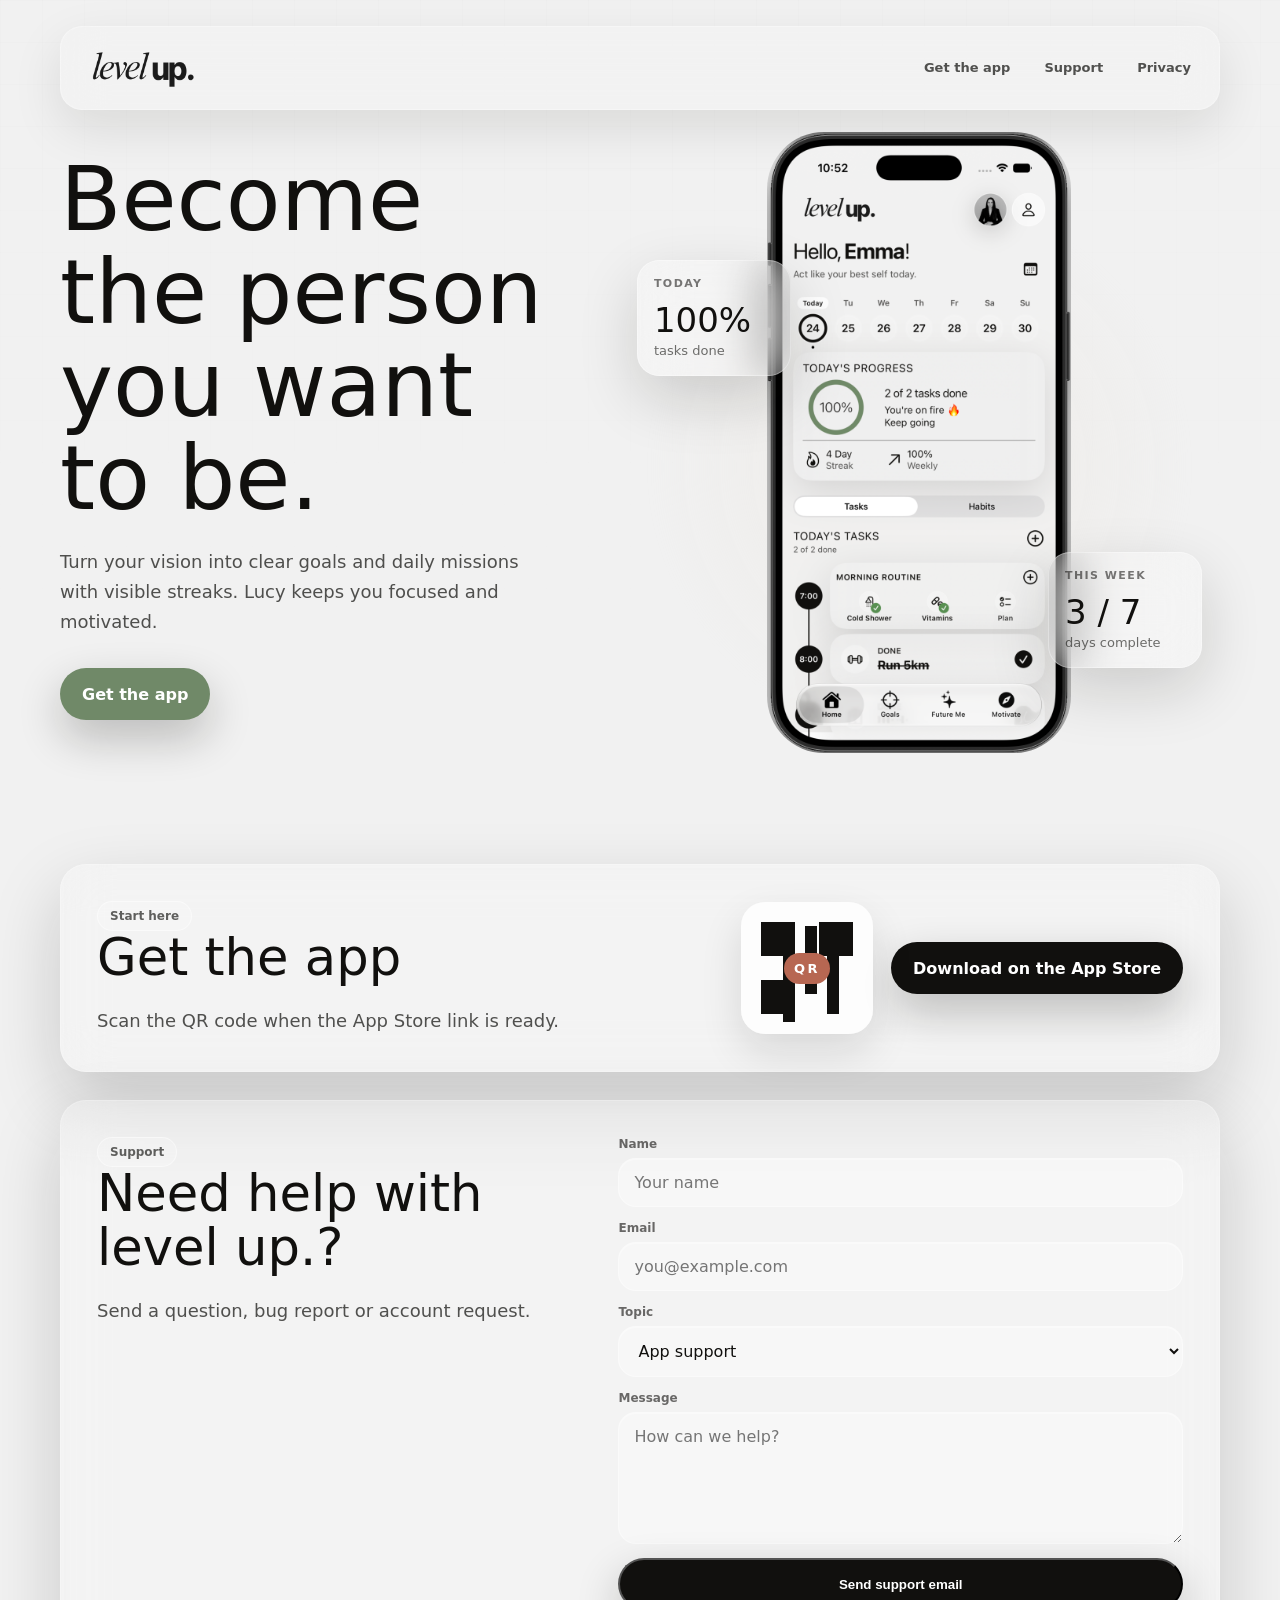
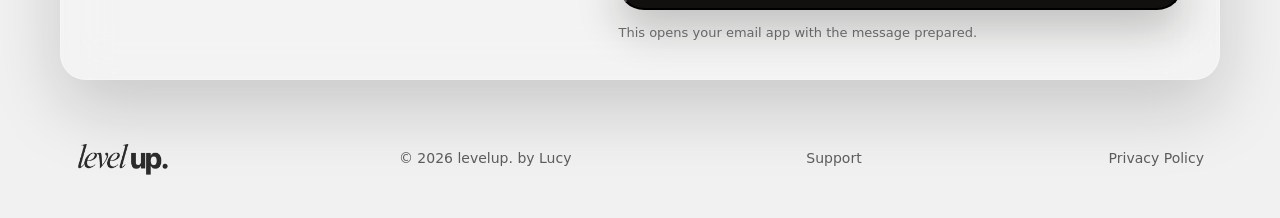
<file: index.html>
<!DOCTYPE html>
<html lang="en">
<head>
  <meta charset="UTF-8" />
  <meta name="viewport" content="width=device-width, initial-scale=1.0" />
  <title>level up. by Lucy</title>
  <meta name="description" content="levelup. by Lucy helps you turn goals into daily missions, reflection and visible progress." />

  <link rel="stylesheet" href="style.css" />
</head>
<body class="home-page">
  <div class="noise"></div>
  <main class="page">
    <header class="topbar">
      <a href="#" class="brand" aria-label="levelup. by Lucy">
        <img src="assets/logo.png" alt="levelup. by Lucy" class="logo" />
      </a>

      <nav class="nav" aria-label="Main navigation">
        <!-- <a href="#how">How it works</a>
        <a href="#lucy">Coach Lucy</a>  -->
        <a href="#download">Get the app</a>
        <a href="#support">Support</a>
        <a href="privacy/">Privacy</a>
      </nav>

      <!--
      <a href="https://herohero.co/levelupbylucy" target="_blank" rel="noreferrer" class="herohero-link">
        HeroHero
      </a>
      -->
    </header>

    <section class="hero-section">
      <div class="hero-copy">
        <h1>Become the person you want to be.</h1>
        <p>
          Turn your vision into clear goals and daily missions with visible streaks. Lucy keeps you focused and motivated.
        </p>


        <div class="hero-actions">
          <a href="#download" class="button button-primary">Get the app</a>
          <!--
          <a href="https://herohero.co/levelupbylucy" target="_blank" rel="noreferrer" class="button button-secondary">
            Visit HeroHero
            <span aria-hidden="true">↗</span>
          </a>
          -->
        </div>
      </div>

      <div class="phone-wrap" aria-label="Level Up app preview">
        <div class="phone-halo" aria-hidden="true"></div>
        <img
          src="assets/levelup-app-preview.png"
          alt="Level Up app dashboard preview"
          class="app-preview-image"
        />
        <div class="floating-card progress-float">
          <span>Today</span>
          <strong>100%</strong>
          <small>tasks done</small>
        </div>
        <div class="floating-card streak-float">
          <span>This week</span>
          <strong>3 / 7</strong>
          <small>days complete</small>
        </div>
      </div>
    </section>
<!--
    <section class="process glass-panel" id="how">
      <span class="eyebrow">How level up. works</span>
      <h2>Simple steps, real change.</h2>
      <div class="steps">
        <article>
          <div class="step-icon">1</div>
          <h3>Vision</h3>
          <p>Get clear on who you want to become.</p>
        </article>
        <article>
          <div class="step-icon">2</div>
          <h3>Goals</h3>
          <p>Break the vision into milestones.</p>
        </article>
        <article>
          <div class="step-icon">3</div>
          <h3>Tasks</h3>
          <p>Complete small tasks that count.</p>
        </article>
        <article>
          <div class="step-icon">4</div>
          <h3>Reflect</h3>
          <p>See progress and adjust gently.</p>
        </article>
        <article>
          <div class="step-icon">5</div>
          <h3>Identity</h3>
          <p>Build identity through evidence.</p>
        </article>
      </div>
    </section>

    <section class="lucy glass-panel" id="lucy">
      <div class="lucy-portrait">
        <img src="assets/lucy_sits.png" alt="Coach Lucy sitting" class="portrait-placeholder" />
        <blockquote>"Identity precedes behaviour. Every small step is evidence."</blockquote>
      </div>
      <div class="lucy-copy">
        <span class="eyebrow">Your coach</span>
        <h2>Hi, I’m Coach Lucy.</h2>
        <p>
          Lucy keeps you focused, celebrates your wins and helps you come back without shame when life gets messy.
        </p>
        <ul>
          <li>Personalized motivation</li>
          <li>Daily tasks reminders</li>
          <li>Future-you reflection prompts</li>
        </ul>
      </div>
    </section>
  -->
    <section class="download glass-panel" id="download">
      <div>
        <span class="eyebrow">Start here</span>
        <h2>Get the app</h2>
        <p>Scan the QR code when the App Store link is ready.</p>
      </div>
      <div class="download-actions">
        <a href="#" class="qr" aria-label="QR code placeholder for App Store download">
          <span></span><span></span><span></span><span></span>
          <b>QR</b>
        </a>
        <div class="store-links">
          <a href="#" class="store-button">Download on the App Store</a>
          <!-- <a href="https://herohero.co/levelupbylucy" target="_blank" rel="noreferrer" class="button button-secondary">HeroHero ↗</a> -->
        </div>
      </div>
    </section>

    <section class="support glass-panel" id="support">
      <div class="support-copy">
        <span class="eyebrow">Support</span>
        <h2>Need help with level up.?</h2>
        <p>
          Send a question, bug report or account request. 
        </p>
      </div>

      <form class="support-form" id="support-form">
        <label>
          <span>Name</span>
          <input type="text" name="name" autocomplete="name" placeholder="Your name" required />
        </label>

        <label>
          <span>Email</span>
          <input type="email" name="email" autocomplete="email" placeholder="you@example.com" required />
        </label>

        <label>
          <span>Topic</span>
          <select name="topic" required>
            <option value="App support">App support</option>
            <option value="Billing">Billing</option>
            <option value="Privacy request">Privacy request</option>
            <option value="Bug report">Bug report</option>
            <option value="Other">Other</option>
          </select>
        </label>

        <label class="support-message">
          <span>Message</span>
          <textarea name="message" rows="5" placeholder="How can we help?" required></textarea>
        </label>

        <button type="submit" class="button button-primary">Send support email</button>
        <p class="form-note" id="support-note">This opens your email app with the message prepared.</p>
      </form>
    </section>

    <footer class="footer">
      <img src="assets/logo.png" alt="Level Up" />
      <span>© 2026 levelup. by Lucy</span>
      <a href="mailto:levelupbylucy@gmail.com">Support</a>
      <a href="privacy/">Privacy Policy</a>
      <!-- <a href="https://herohero.co/levelupbylucy" target="_blank" rel="noreferrer">HeroHero</a> -->
    </footer>
  </main>
  <script>
    const supportForm = document.querySelector("#support-form");

    supportForm?.addEventListener("submit", (event) => {
      event.preventDefault();

      const formData = new FormData(supportForm);
      const name = formData.get("name");
      const email = formData.get("email");
      const topic = formData.get("topic");
      const message = formData.get("message");
      const body = [
        `Name: ${name}`,
        `Email: ${email}`,
        `Topic: ${topic}`,
        "",
        message
      ].join("\n");

      window.location.href = `mailto:levelupbylucy@gmail.com?subject=${encodeURIComponent(`[Level Up support] ${topic}`)}&body=${encodeURIComponent(body)}`;

      const note = document.querySelector("#support-note");
      if (note) {
        note.textContent = "Your email app should open with the message prepared.";
      }
    });
  </script>
</body>
</html>
</file>
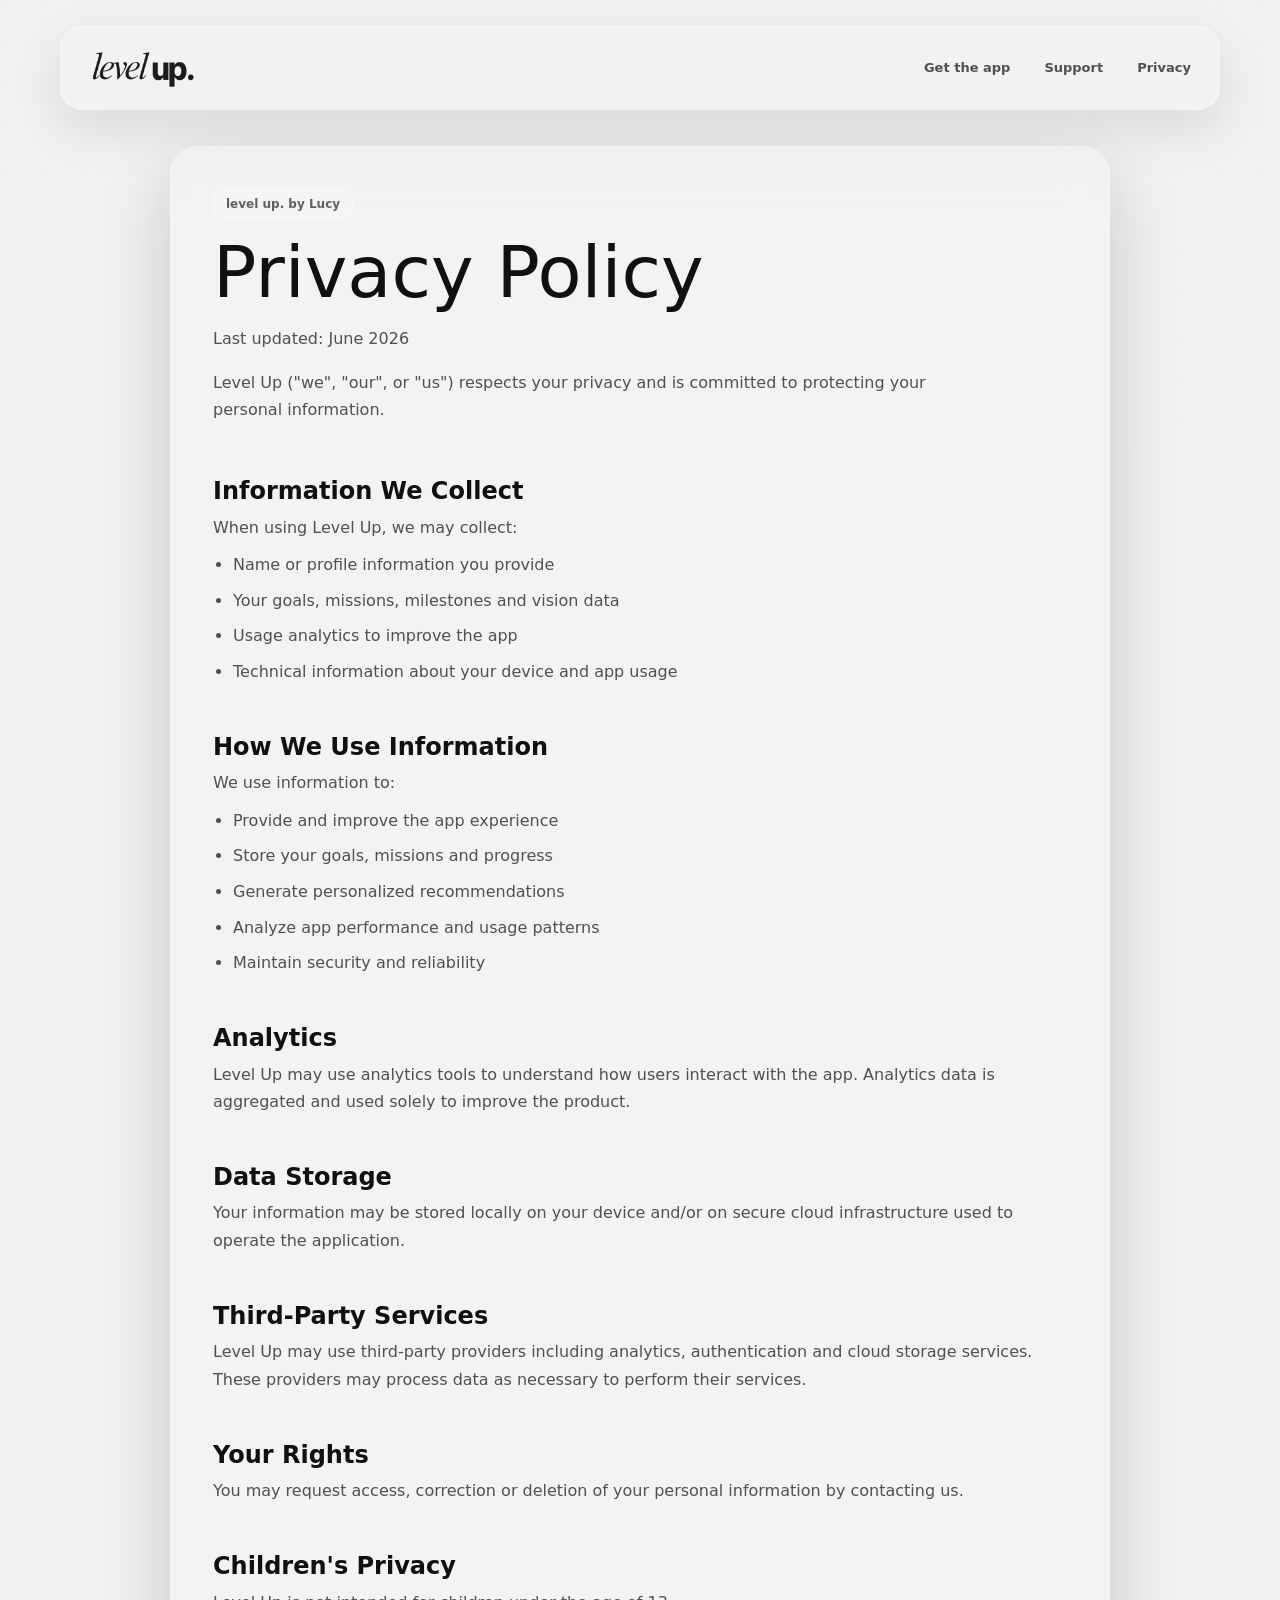
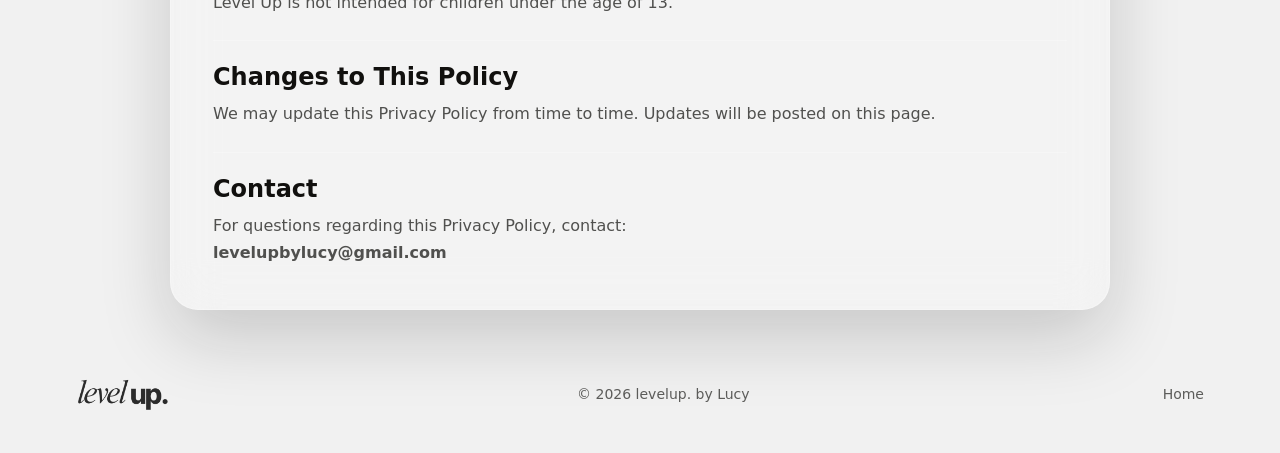
<file: privacy/index.html>
<!DOCTYPE html>
<html lang="en">
<head>
  <meta charset="UTF-8" />
  <meta name="viewport" content="width=device-width, initial-scale=1.0" />
  <title>Privacy Policy | level up. by Lucy</title>
  <meta name="description" content="Privacy Policy for the Level Up by Lucy app." />

  <link rel="stylesheet" href="../style.css" />
</head>
<body class="legal-page">
  <main class="page">
    <header class="topbar">
      <a href="../index.html" class="brand" aria-label="levelup. by Lucy">
        <img src="../assets/logo.png" alt="levelup. by Lucy" class="logo" />
      </a>

      <nav class="nav" aria-label="Main navigation">
        <a href="../index.html#download">Get the app</a>
        <a href="../index.html#support">Support</a>
        <a href="./">Privacy</a>
      </nav>
    </header>

    <article class="legal-shell">
      <div class="legal-hero">
        <span class="eyebrow">level up. by Lucy</span>
        <h1>Privacy Policy</h1>
        <p>Last updated: June 2026</p>
        <p>Level Up ("we", "our", or "us") respects your privacy and is committed to protecting your personal information.</p>
      </div>

      <div class="legal-content">
        <section>
          <h2>Information We Collect</h2>
          <p>When using Level Up, we may collect:</p>
          <ul>
            <li>Name or profile information you provide</li>
            <li>Your goals, missions, milestones and vision data</li>
            <li>Usage analytics to improve the app</li>
            <li>Technical information about your device and app usage</li>
          </ul>
        </section>

        <section>
          <h2>How We Use Information</h2>
          <p>We use information to:</p>
          <ul>
            <li>Provide and improve the app experience</li>
            <li>Store your goals, missions and progress</li>
            <li>Generate personalized recommendations</li>
            <li>Analyze app performance and usage patterns</li>
            <li>Maintain security and reliability</li>
          </ul>
        </section>

        <section>
          <h2>Analytics</h2>
          <p>Level Up may use analytics tools to understand how users interact with the app. Analytics data is aggregated and used solely to improve the product.</p>
        </section>

        <section>
          <h2>Data Storage</h2>
          <p>Your information may be stored locally on your device and/or on secure cloud infrastructure used to operate the application.</p>
        </section>

        <section>
          <h2>Third-Party Services</h2>
          <p>Level Up may use third-party providers including analytics, authentication and cloud storage services. These providers may process data as necessary to perform their services.</p>
        </section>

        <section>
          <h2>Your Rights</h2>
          <p>You may request access, correction or deletion of your personal information by contacting us.</p>
        </section>

        <section>
          <h2>Children's Privacy</h2>
          <p>Level Up is not intended for children under the age of 13.</p>
        </section>

        <section>
          <h2>Changes to This Policy</h2>
          <p>We may update this Privacy Policy from time to time. Updates will be posted on this page.</p>
        </section>

        <section>
          <h2>Contact</h2>
          <p>For questions regarding this Privacy Policy, contact:</p>
          <p class="legal-contact"><a href="mailto:levelupbylucy@gmail.com">levelupbylucy@gmail.com</a></p>
        </section>
      </div>
    </article>

    <footer class="footer">
      <img src="../assets/logo.png" alt="Level Up" />
      <span>© 2026 levelup. by Lucy</span>
      <a href="../index.html">Home</a>
    </footer>
  </main>
</body>
</html>
</file>
<file: style.css>
:root {
  --app-bg: #f1f1f1;
  --background: #f2eee8;
  --cream: #ece7e0;
  --ink: #11100e;
  --muted: #66615c;
  --clay: #b76752;
  --sage: #75896b;
  --taupe: #bdb8b2;
  --hairline: #e7e2dc;
  --gold: #d69b32;
  --glass: rgba(255, 255, 255, .20);
  --glass-strong: rgba(255, 255, 255, .36);
  --glass-line: rgba(255, 255, 255, .28);
  --shadow: 0 28px 70px rgba(17, 16, 14, .18);
  --radius: 26px;
}

* {
  box-sizing: border-box;
  margin: 0;
  padding: 0;
}

html {
  scroll-behavior: smooth;
}

body {
  min-height: 100vh;
  font-family: -apple-system, BlinkMacSystemFont, "SF Pro Display", "SF Pro Text", "Segoe UI", system-ui, sans-serif;
  color: var(--ink);
  background-color: var(--app-bg);
  overflow-x: hidden;
}

body::before {
  content: "";
  position: fixed;
  inset: 0;
  pointer-events: none;
  background-image:
    linear-gradient(rgba(17, 16, 14, .025) 1px, transparent 1px),
    linear-gradient(90deg, rgba(17, 16, 14, .022) 1px, transparent 1px);
  background-size: 42px 42px;
  mask-image: linear-gradient(180deg, black, transparent 86%);
  opacity: .42;
}

a {
  color: inherit;
  text-decoration: none;
}

img {
  display: block;
  max-width: 100%;
}

.page {
  width: min(1160px, calc(100% - 40px));
  margin: 0 auto;
  padding: 26px 0 28px;
}

.topbar {
  display: flex;
  align-items: center;
  justify-content: space-between;
  gap: 22px;
  margin-bottom: 36px;
  padding: 14px 16px;
  border: 1px solid var(--glass-line);
  border-radius: 22px;
  background: rgba(255, 255, 255, .13);
  box-shadow: 0 18px 50px rgba(17, 16, 14, .10);
  backdrop-filter: blur(22px);
  -webkit-backdrop-filter: blur(22px);
}

.brand {
  flex: 0 0 auto;
}

.logo {
  width: 126px;
  height: auto;
  background: transparent;
}

.nav {
  display: flex;
  align-items: center;
  gap: 10px;
  color: rgba(17, 16, 14, .72);
  font-size: 13px;
  font-weight: 700;
}

.nav a,
.footer a {
  padding: 9px 12px;
  border-radius: 999px;
  transition: background .2s ease, color .2s ease, transform .2s ease;
}

.nav a:hover,
.footer a:hover {
  color: var(--ink);
  background: rgba(255, 255, 255, .24);
}

.hero-section {
  position: relative;
  display: grid;
  grid-template-columns: minmax(0, .86fr) minmax(360px, 1fr);
  align-items: center;
  gap: 42px;
  min-height: clamp(680px, calc(100vh - 210px), 760px);
  padding-bottom: 46px;
}

.hero-copy {
  max-width: 530px;
  color: var(--ink);
  transform: translateY(-40px);
}

.eyebrow {
  display: inline-flex;
  width: fit-content;
  padding: 7px 12px;
  border: 1px solid rgba(255, 255, 255, .46);
  border-radius: 999px;
  background: rgba(255, 255, 255, .18);
  color: rgba(17, 16, 14, .66);
  font-size: 12px;
  font-weight: 700;
}

h1,
h2 {
  letter-spacing: 0;
  line-height: 1.04;
}

h1 {
  margin-top: 18px;
  max-width: 11ch;
  font-size: clamp(52px, 7vw, 92px);
  font-weight: 500;
}

h2 {
  font-size: clamp(32px, 4vw, 52px);
  font-weight: 500;
}

.hero-copy p,
.lucy-copy p,
.download p,
.support-copy p {
  margin-top: 22px;
  max-width: 490px;
  color: rgba(17, 16, 14, .72);
  font-size: 18px;
  line-height: 1.65;
}

.hero-pills {
  display: flex;
  flex-wrap: wrap;
  gap: 10px;
  margin-top: 24px;
}

.hero-pills span {
  padding: 9px 13px;
  border: 1px solid rgba(255, 255, 255, .34);
  border-radius: 999px;
  background: rgba(255, 255, 255, .16);
  color: rgba(17, 16, 14, .78);
  font-size: 13px;
  font-weight: 700;
}

.hero-actions {
  display: flex;
  flex-wrap: wrap;
  gap: 12px;
  margin-top: 32px;
}

.herohero-link,
.button,
.store-button {
  display: inline-flex;
  align-items: center;
  justify-content: center;
  gap: 10px;
  min-height: 52px;
  padding: 0 22px;
  border-radius: 999px;
  font-weight: 800;
  transition: transform .22s ease, box-shadow .22s ease, background .22s ease;
}

.button-primary,
.store-button {
  background: var(--ink);
  color: #fff;
  box-shadow: 0 18px 44px rgba(17, 16, 14, .24);
}

.button-secondary {
  border: 1px solid rgba(255, 255, 255, .42);
  background: rgba(255, 255, 255, .16);
}

.button:hover,
.store-button:hover {
  transform: translateY(-2px);
}

.phone-wrap {
  position: relative;
  display: grid;
  place-items: center;
  min-height: 640px;
}

.phone-halo {
  position: absolute;
  width: min(570px, 94%);
  aspect-ratio: 1;
  border-radius: 50%;
  background:
    radial-gradient(circle, rgba(236, 231, 224, .60), rgba(236, 231, 224, .18) 44%, transparent 68%);
  filter: blur(3px);
}

.app-preview-image {
  position: relative;
  z-index: 1;
  width: min(304px, 82vw);
  height: auto;
  border-radius: 57px;
  box-shadow: none;
  background: transparent;
  transform: translateY(-25px);
}

.floating-card {
  position: absolute;
  z-index: 2;
  width: 154px;
  padding: 16px;
  border: 1px solid rgba(255, 255, 255, .34);
  border-radius: 22px;
  background: rgba(255, 255, 255, .22);
  box-shadow: 0 22px 60px rgba(17, 16, 14, .16);
  backdrop-filter: blur(24px);
  -webkit-backdrop-filter: blur(24px);
}

.floating-card span,
.card-label {
  display: block;
  color: rgba(17, 16, 14, .56);
  font-size: 11px;
  font-weight: 800;
  letter-spacing: .13em;
  text-transform: uppercase;
}

.floating-card strong {
  display: block;
  margin-top: 10px;
  font-size: 34px;
  font-weight: 500;
}

.floating-card small {
  color: rgba(17, 16, 14, .60);
  font-size: 13px;
}

.progress-float {
  left: 18px;
  top: 112px;
}

.streak-float {
  right: 18px;
  bottom: 120px;
}

.glass-panel {
  margin: 28px 0;
  padding: 36px;
  border: 1px solid rgba(255, 255, 255, .22);
  border-radius: var(--radius);
  background: rgba(255, 255, 255, .16);
  box-shadow: var(--shadow);
  backdrop-filter: blur(24px);
  -webkit-backdrop-filter: blur(24px);
}

.process {
  text-align: center;
}

.process h2 {
  margin-top: 12px;
}

.steps {
  display: grid;
  grid-template-columns: repeat(5, 1fr);
  gap: 12px;
  margin-top: 30px;
}

.steps article {
  min-height: 160px;
  padding: 18px;
  border: 1px solid rgba(255, 255, 255, .22);
  border-radius: 20px;
  background: rgba(255, 255, 255, .16);
  text-align: left;
}

.step-icon {
  width: 42px;
  height: 42px;
  margin-bottom: 18px;
  display: grid;
  place-items: center;
  border-radius: 14px;
  background: rgba(17, 16, 14, .86);
  color: #fff;
  font-weight: 800;
}

.steps h3 {
  margin-bottom: 8px;
  font-size: 18px;
}

.steps p {
  color: rgba(17, 16, 14, .64);
  font-size: 14px;
  line-height: 1.55;
}

.lucy {
  display: grid;
  grid-template-columns: minmax(0, .9fr) minmax(0, 1fr);
  gap: 34px;
  align-items: center;
}

.lucy-portrait {
  position: relative;
  min-height: 400px;
  overflow: hidden;
  border: 1px solid rgba(255, 255, 255, .24);
  border-radius: 24px;
  background:
    linear-gradient(180deg, rgba(17, 16, 14, .08), rgba(255, 255, 255, .18)),
    var(--taupe);
}

.portrait-placeholder {
  width: 100%;
  height: 100%;
  min-height: 400px;
  object-fit: cover;
  object-position: center;
}

.lucy blockquote {
  position: absolute;
  left: 18px;
  bottom: 18px;
  width: min(300px, calc(100% - 36px));
  padding: 18px;
  border: 1px solid rgba(255, 255, 255, .32);
  border-radius: 20px;
  background: rgba(255, 255, 255, .52);
  box-shadow: 0 18px 48px rgba(17, 16, 14, .18);
  color: var(--ink);
  line-height: 1.45;
  backdrop-filter: blur(18px);
  -webkit-backdrop-filter: blur(18px);
}

.lucy-copy ul {
  display: grid;
  gap: 12px;
  margin-top: 24px;
  list-style: none;
}

.lucy-copy li {
  display: flex;
  align-items: center;
  gap: 10px;
  color: rgba(17, 16, 14, .78);
  font-weight: 700;
}

.lucy-copy li::before {
  content: "";
  width: 20px;
  height: 20px;
  flex: 0 0 auto;
  border-radius: 50%;
  background: var(--sage);
  box-shadow: inset 0 0 0 5px rgba(255, 255, 255, .42);
}

.download {
  display: grid;
  grid-template-columns: 1fr auto;
  align-items: center;
  gap: 32px;
}

.download-actions {
  display: flex;
  align-items: center;
  gap: 18px;
}

.qr {
  position: relative;
  display: grid;
  place-items: center;
  width: 132px;
  height: 132px;
  overflow: hidden;
  border-radius: 24px;
  background: rgba(255, 255, 255, .78);
  box-shadow: 0 18px 42px rgba(17, 16, 14, .12);
}

.qr span {
  position: absolute;
  background: var(--ink);
}

.qr span:nth-child(1) {
  width: 34px;
  height: 34px;
  top: 20px;
  left: 20px;
}

.qr span:nth-child(2) {
  width: 34px;
  height: 34px;
  top: 20px;
  right: 20px;
}

.qr span:nth-child(3) {
  width: 34px;
  height: 34px;
  bottom: 20px;
  left: 20px;
}

.qr span:nth-child(4) {
  width: 12px;
  height: 68px;
  right: 34px;
  bottom: 20px;
  box-shadow: -22px -20px 0 var(--ink), -44px 8px 0 var(--ink);
}

.qr b {
  z-index: 1;
  padding: 8px 10px;
  border-radius: 999px;
  background: var(--clay);
  color: #fff;
  font-size: 13px;
  letter-spacing: .2em;
}

.store-links {
  display: grid;
  gap: 12px;
}

.support {
  display: grid;
  grid-template-columns: minmax(0, .86fr) minmax(320px, 1fr);
  align-items: start;
  gap: 36px;
}

.support-copy a,
.legal-contact {
  font-weight: 800;
  color: var(--ink);
}

.support-form {
  display: grid;
  gap: 14px;
}

.support-form label {
  display: grid;
  gap: 7px;
}

.support-form span {
  color: rgba(17, 16, 14, .62);
  font-size: 12px;
  font-weight: 800;
}

.support-form input,
.support-form select,
.support-form textarea {
  width: 100%;
  border: 1px solid rgba(255, 255, 255, .36);
  border-radius: 18px;
  background: rgba(255, 255, 255, .34);
  color: var(--ink);
  font: inherit;
  outline: none;
  padding: 14px 15px;
  box-shadow: inset 0 1px 0 rgba(255, 255, 255, .36);
}

.support-form textarea {
  resize: vertical;
  min-height: 132px;
}

.support-form input:focus,
.support-form select:focus,
.support-form textarea:focus {
  border-color: rgba(17, 16, 14, .28);
  box-shadow: 0 0 0 4px rgba(17, 16, 14, .08);
}

.form-note {
  color: rgba(17, 16, 14, .58);
  font-size: 13px;
  line-height: 1.45;
}

.footer {
  display: flex;
  align-items: center;
  justify-content: space-between;
  gap: 18px;
  padding: 26px 4px 8px;
  color: rgba(17, 16, 14, .66);
  font-size: 14px;
}

.footer img {
  width: 112px;
  opacity: .92;
}

.legal-page .page {
  width: min(1160px, calc(100% - 40px));
}

.legal-shell {
  width: min(940px, 100%);
  margin: 22px auto 34px;
  padding: 42px;
  border: 1px solid rgba(255, 255, 255, .24);
  border-radius: 28px;
  background: rgba(255, 255, 255, .18);
  box-shadow: var(--shadow);
  backdrop-filter: blur(24px);
  -webkit-backdrop-filter: blur(24px);
}

.legal-hero {
  display: grid;
  gap: 16px;
  max-width: 720px;
  margin-bottom: 30px;
}

.legal-hero h1 {
  max-width: none;
  margin-top: 0;
  font-size: clamp(42px, 7vw, 72px);
}

.legal-hero p,
.legal-content p,
.legal-content li {
  color: rgba(17, 16, 14, .72);
  font-size: 16px;
  line-height: 1.72;
}

.legal-content {
  display: grid;
  gap: 24px;
}

.legal-content section {
  padding-top: 24px;
  border-top: 1px solid rgba(255, 255, 255, .24);
}

.legal-content h2 {
  margin-bottom: 10px;
  font-size: 24px;
  font-weight: 700;
}

.legal-content ul {
  display: grid;
  gap: 8px;
  margin-top: 10px;
  padding-left: 20px;
}

@media (max-width: 920px) {
  .topbar {
    flex-wrap: wrap;
  }

  .nav {
    display: flex;
    flex-wrap: wrap;
    justify-content: flex-end;
    gap: 6px;
    font-size: 12px;
  }

  .nav a {
    padding: 8px 10px;
  }

  .hero-section,
  .lucy,
  .download,
  .support {
    grid-template-columns: 1fr;
  }

  .hero-section {
    min-height: auto;
    gap: 28px;
  }

  .phone-wrap {
    min-height: 560px;
  }

  .steps {
    grid-template-columns: repeat(2, 1fr);
  }

  .download-actions {
    justify-content: flex-start;
  }
}

@media (max-width: 620px) {
  .page,
  .legal-page .page {
    width: calc(100% - 24px);
    max-width: 1160px;
    padding-top: 14px;
  }

  .topbar {
    align-items: center;
    gap: 14px;
    margin-bottom: 34px;
    padding: 18px 16px;
  }

  .logo {
    width: 108px;
  }

  .brand {
    align-self: center;
  }

  .nav {
    width: 100%;
    justify-content: center;
  }

  .nav a {
    padding: 8px 9px;
  }

  h1 {
    font-size: 48px;
  }

  h2 {
    font-size: 34px;
  }

  .hero-copy p,
  .lucy-copy p,
  .download p,
  .support-copy p {
    font-size: 16px;
  }

  .hero-actions,
  .download-actions {
    flex-direction: column;
    align-items: stretch;
  }

  .button,
  .store-button {
    width: 100%;
  }

  .phone-wrap {
    min-height: auto;
    overflow: visible;
    padding: 12px 0 6px;
  }

  .app-preview-image {
    width: min(330px, 88vw);
    border-radius: 38px;
    transform: none;
  }

  .floating-card {
    display: none;
  }

  .glass-panel,
  .legal-shell {
    padding: 24px;
    border-radius: 24px;
  }

  .legal-shell {
    width: 100%;
    padding: 22px 18px;
    overflow-wrap: anywhere;
  }

  .legal-hero {
    gap: 14px;
    margin-bottom: 24px;
  }

  .legal-hero h1 {
    font-size: clamp(36px, 12vw, 44px);
    line-height: 1.05;
  }

  .legal-hero p,
  .legal-content p,
  .legal-content li {
    font-size: 15px;
    line-height: 1.65;
  }

  .legal-content section {
    padding-top: 20px;
  }

  .legal-content h2 {
    font-size: 22px;
  }

  .steps {
    grid-template-columns: 1fr;
  }

  .lucy-portrait,
  .portrait-placeholder {
    min-height: 340px;
  }

  .qr {
    width: 100%;
    height: 150px;
  }

  .footer {
    flex-direction: column;
    align-items: flex-start;
  }
}
.hero-actions .button-primary {
  background: #708968;
  border-color: #708968;
}

.hero-actions .button-primary:hover {
  background: #62795b;
  border-color: #62795b;
}
</file>
